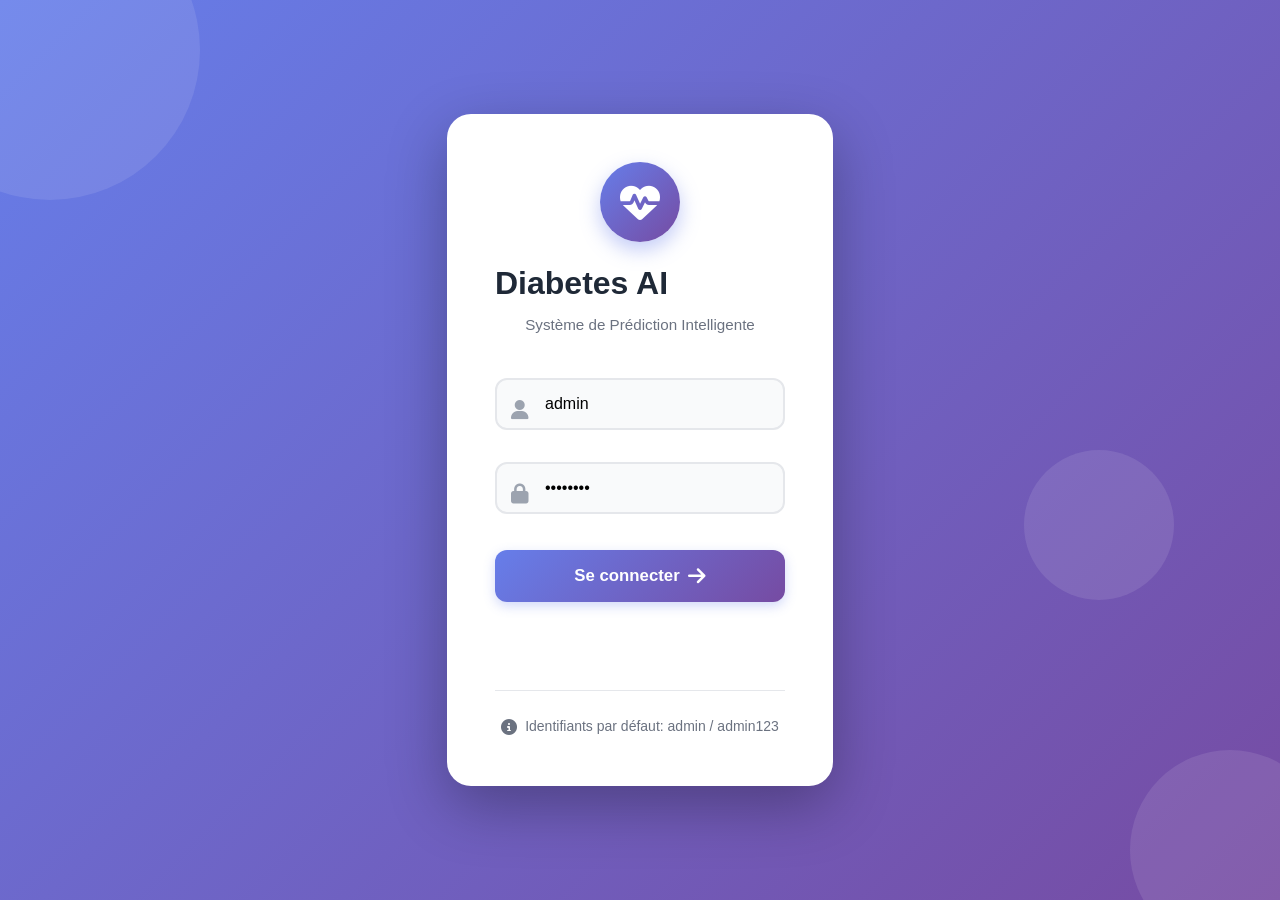
<file: diabetes_ai_web/frontend/dashboard.html>
<!DOCTYPE html>
<html lang="fr">
  <head>
    <meta charset="UTF-8" />
    <meta name="viewport" content="width=device-width, initial-scale=1.0" />
    <title>Diabetes AI - Prédiction</title>
    <link rel="stylesheet" href="https://cdnjs.cloudflare.com/ajax/libs/font-awesome/6.5.1/css/all.min.css" />
    <link rel="stylesheet" href="styles.css" />
  </head>
  <body>
    <nav class="navbar">
      <div class="nav-container">
        <h2 class="nav-brand">
          <i class="fas fa-heartbeat brand-icon"></i>
          <span>Diabetes AI</span>
        </h2>
        <div class="nav-menu">
          <a href="dashboard.html" class="nav-link active">
            <i class="fas fa-chart-line nav-icon"></i>
            <span>Prédiction</span>
          </a>
          <a href="statistics.html" class="nav-link">
            <i class="fas fa-chart-bar nav-icon"></i>
            <span>Statistiques</span>
          </a>
          <a href="#" class="nav-link logout" onclick="logoutUser(); return false;">
            <i class="fas fa-sign-out-alt nav-icon"></i>
            <span>Déconnexion</span>
          </a>
        </div>
      </div>
    </nav>

    <div class="main-content">
      <div class="container dashboard-container">
        <div class="header-section">
          <div class="header-content">
            <h1 class="page-title">
              <i class="fas fa-microscope title-icon"></i>
              Prédiction du Risque de Diabète
            </h1>
            <p id="welcome-text" class="subtitle"></p>
          </div>
        </div>

        <div class="form-section">
          <div class="section-header">
            <h3 class="section-title">
              <i class="fas fa-notes-medical section-icon"></i>
              Paramètres Médicaux
            </h3>
            <p class="section-subtitle">Veuillez remplir tous les champs avec les valeurs du patient</p>
          </div>
          
          <div class="grid">
            <div class="input-group">
              <label>
                <i class="fas fa-baby label-icon"></i>
                <span>Antécédent du diabète gestationnel</span>
              </label>
              <input type="number" id="f1" placeholder="Ex: 2" min="0" />
            </div>
            <div class="input-group">
              <label>
                <i class="fas fa-tint label-icon"></i>
                <span>Glucose (mg/dL)</span>
              </label>
              <input type="number" id="f2" placeholder="Ex: 120" min="0" />
            </div>
            <div class="input-group">
              <label>
                <i class="fas fa-heartbeat label-icon"></i>
                <span>Pression artérielle (mmHg)</span>
              </label>
              <input type="number" id="f3" placeholder="Ex: 80" min="0" />
            </div>
            <div class="input-group">
              <label>
                <i class="fas fa-ruler label-icon"></i>
                <span>Épaisseur cutanée (mm)</span>
              </label>
              <input type="number" id="f4" placeholder="Ex: 20" min="0" />
            </div>
            <div class="input-group">
              <label>
                <i class="fas fa-syringe label-icon"></i>
                <span>Insuline (μU/mL)</span>
              </label>
              <input type="number" id="f5" placeholder="Ex: 80" min="0" />
            </div>
            <div class="input-group">
              <label>
                <i class="fas fa-weight label-icon"></i>
                <span>IMC (kg/m²)</span>
              </label>
              <input type="number" id="f6" placeholder="Ex: 25.5" step="0.1" min="0" />
            </div>
            <div class="input-group">
              <label>
                <i class="fas fa-dna label-icon"></i>
                <span>Fonction diabète héréditaire</span>
              </label>
              <input type="number" id="f7" placeholder="Ex: 0.5" step="0.01" min="0" max="2" />
            </div>
            <div class="input-group">
              <label>
                <i class="fas fa-birthday-cake label-icon"></i>
                <span>Âge (années)</span>
              </label>
              <input type="number" id="f8" placeholder="Ex: 35" min="0" max="120" />
            </div>
          </div>

          <div class="action-buttons">
            <button class="btn-primary" onclick="predictDiabetes()">
              <i class="fas fa-search btn-icon"></i>
              <span>Analyser</span>
            </button>
            <button class="btn-secondary" onclick="clearForm()">
              <i class="fas fa-sync-alt btn-icon"></i>
              <span>Réinitialiser</span>
            </button>
          </div>

          <p id="predict-message" class="message"></p>
        </div>
      </div>
    </div>

    <script src="script.js"></script>
  </body>
</html>
</file>
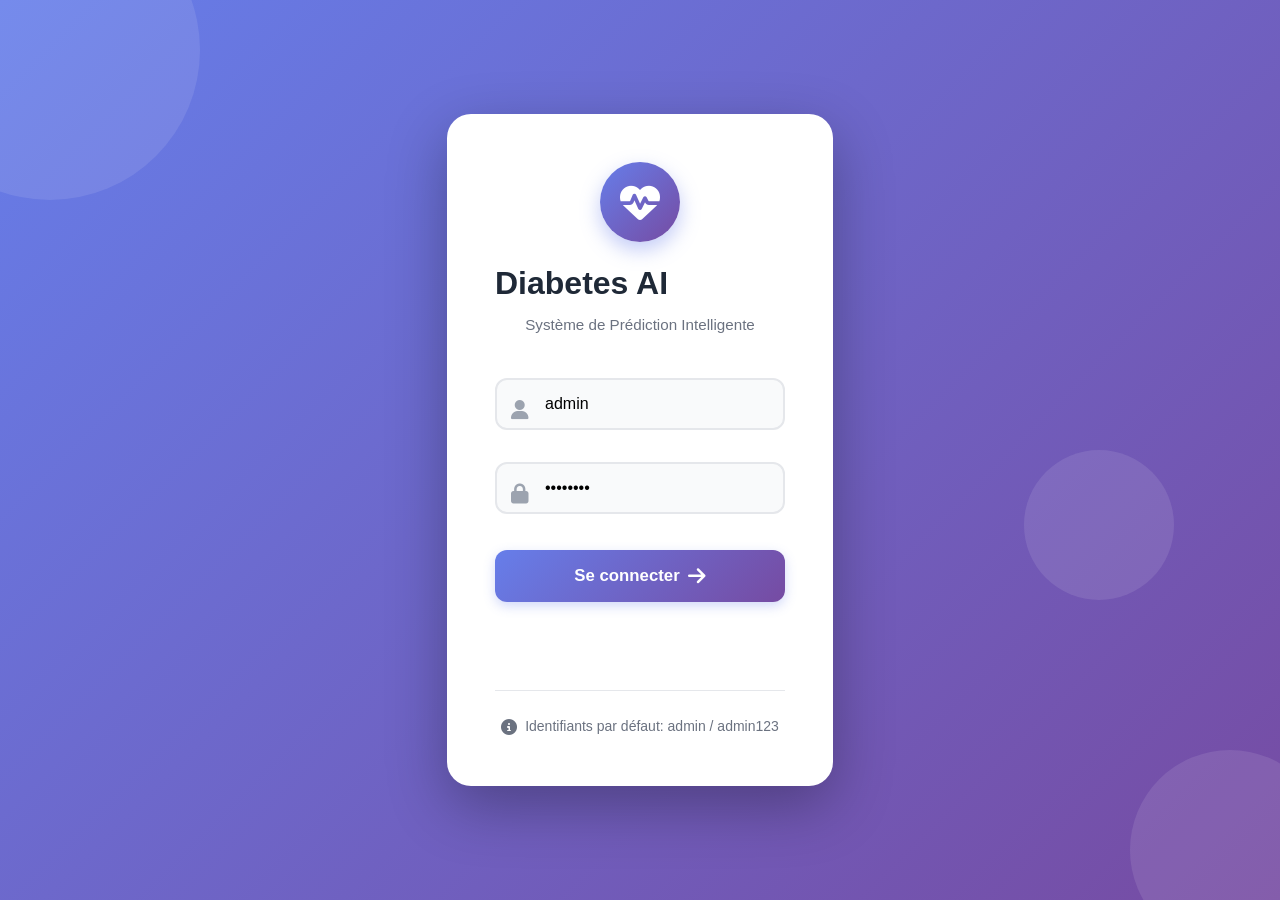
<file: diabetes_ai_web/frontend/login.html>
<!DOCTYPE html>
<html lang="fr">
  <head>
    <meta charset="UTF-8" />
    <meta name="viewport" content="width=device-width, initial-scale=1.0" />
    <title>Diabetes AI - Connexion</title>
    <link rel="stylesheet" href="https://cdnjs.cloudflare.com/ajax/libs/font-awesome/6.5.1/css/all.min.css" />
    <link rel="stylesheet" href="styles.css" />
  </head>
  <body class="login-page">
    <div class="login-container">
      <div class="login-background">
        <div class="shape shape-1"></div>
        <div class="shape shape-2"></div>
        <div class="shape shape-3"></div>
      </div>
      
      <div class="login-box">
        <div class="login-header">
          <div class="logo-circle">
            <i class="fas fa-heartbeat logo-icon"></i>
          </div>
          <h1 class="login-title">Diabetes AI</h1>
          <p class="login-subtitle">Système de Prédiction Intelligente</p>
        </div>

        <form class="login-form" onsubmit="loginUser(); return false;">
          <div class="input-wrapper">
            <i class="fas fa-user input-icon"></i>
            <input 
              type="text" 
              id="username" 
              placeholder="Nom d'utilisateur" 
              value="admin"
              class="login-input"
              required
            />
          </div>

          <div class="input-wrapper">
            <i class="fas fa-lock input-icon"></i>
            <input 
              type="password" 
              id="password" 
              placeholder="Mot de passe" 
              value="admin123"
              class="login-input"
              required
            />
          </div>

          <button type="submit" class="login-button">
            <span>Se connecter</span>
            <i class="fas fa-arrow-right button-icon"></i>
          </button>
        </form>

        <p id="auth-message" class="auth-message"></p>

        <div class="login-footer">
          <p class="footer-text">
            <i class="fas fa-info-circle footer-icon"></i>
            Identifiants par défaut: admin / admin123
          </p>
        </div>
      </div>
    </div>

    <script src="script.js"></script>
  </body>
</html>
</file>
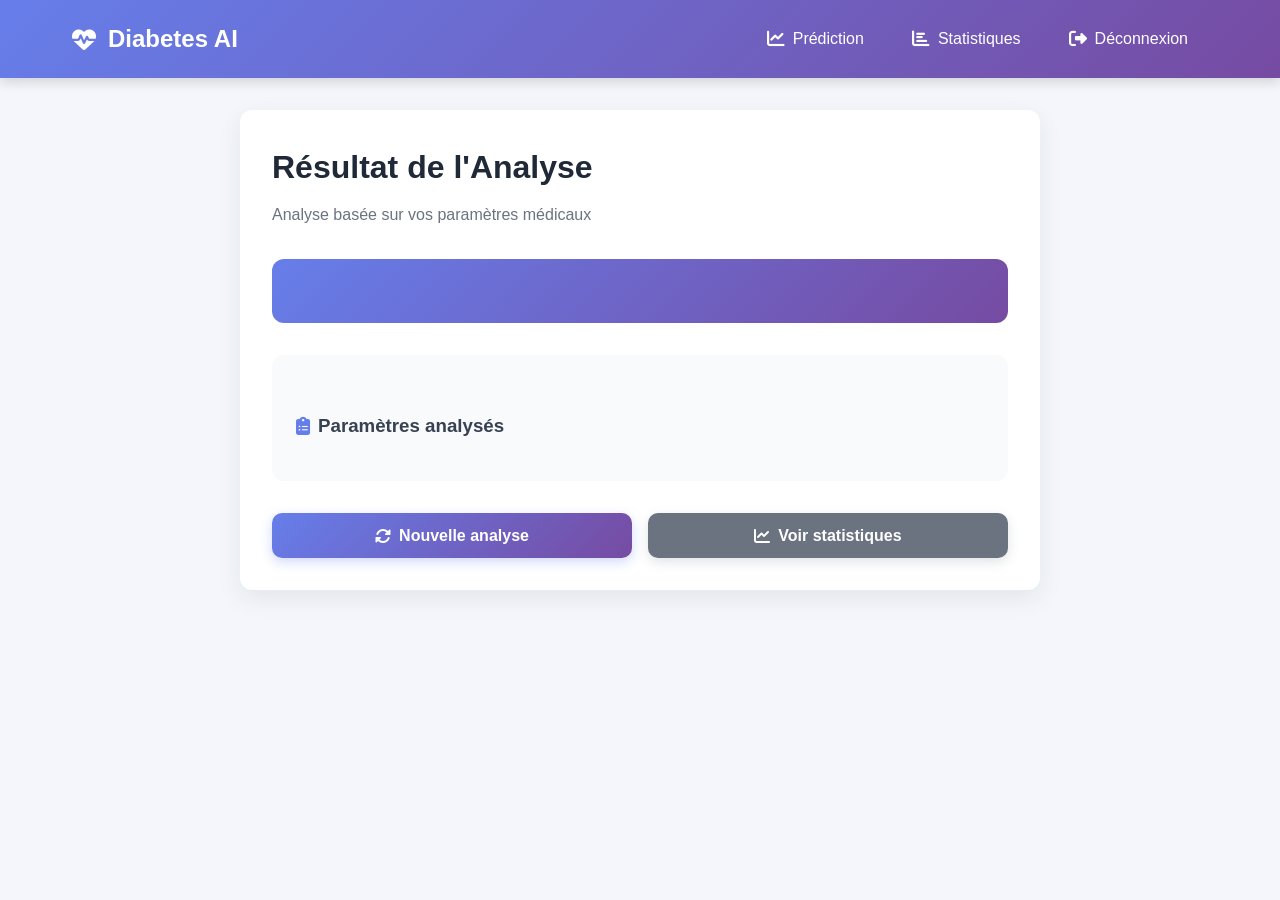
<file: diabetes_ai_web/frontend/result.html>
<!DOCTYPE html>
<html lang="fr">
  <head>
    <meta charset="UTF-8" />
    <meta name="viewport" content="width=device-width, initial-scale=1.0" />
    <title>Diabetes AI - Résultat</title>
    <link rel="stylesheet" href="https://cdnjs.cloudflare.com/ajax/libs/font-awesome/6.5.1/css/all.min.css" />
    <link rel="stylesheet" href="styles.css" />
  </head>
  <body>
    <nav class="navbar">
      <div class="nav-container">
        <h2 class="nav-brand">
          <i class="fas fa-heartbeat"></i>
          Diabetes AI
        </h2>
        <div class="nav-menu">
          <a href="dashboard.html" class="nav-link">
            <i class="fas fa-chart-line nav-icon"></i>
            <span>Prédiction</span>
          </a>
          <a href="statistics.html" class="nav-link">
            <i class="fas fa-chart-bar nav-icon"></i>
            <span>Statistiques</span>
          </a>
          <a href="#" class="nav-link" onclick="logoutUser(); return false;">
            <i class="fas fa-sign-out-alt nav-icon"></i>
            <span>Déconnexion</span>
          </a>
        </div>
      </div>
    </nav>

    <div class="main-content">
      <div class="container">
        <div class="result-header">
          <h1>Résultat de l'Analyse</h1>
          <p class="subtitle">Analyse basée sur vos paramètres médicaux</p>
        </div>

        <div id="result-card" class="result-card">
          <!-- Contenu dynamique -->
        </div>

        <div class="result-details">
          <h3>
            <i class="fas fa-clipboard-list"></i>
            Paramètres analysés
          </h3>
          <div id="parameters-grid" class="parameters-grid">
            <!-- Contenu dynamique -->
          </div>
        </div>

        <div class="result-actions">
          <button class="btn-primary" onclick="window.location.href='dashboard.html'">
            <i class="fas fa-sync-alt"></i>
            Nouvelle analyse
          </button>
          <button class="btn-secondary" onclick="window.location.href='statistics.html'">
            <i class="fas fa-chart-line"></i>
            Voir statistiques
          </button>
        </div>
      </div>
    </div>

    <script src="script.js"></script>
    <script>
      displayResult();
    </script>
  </body>
</html>
</file>
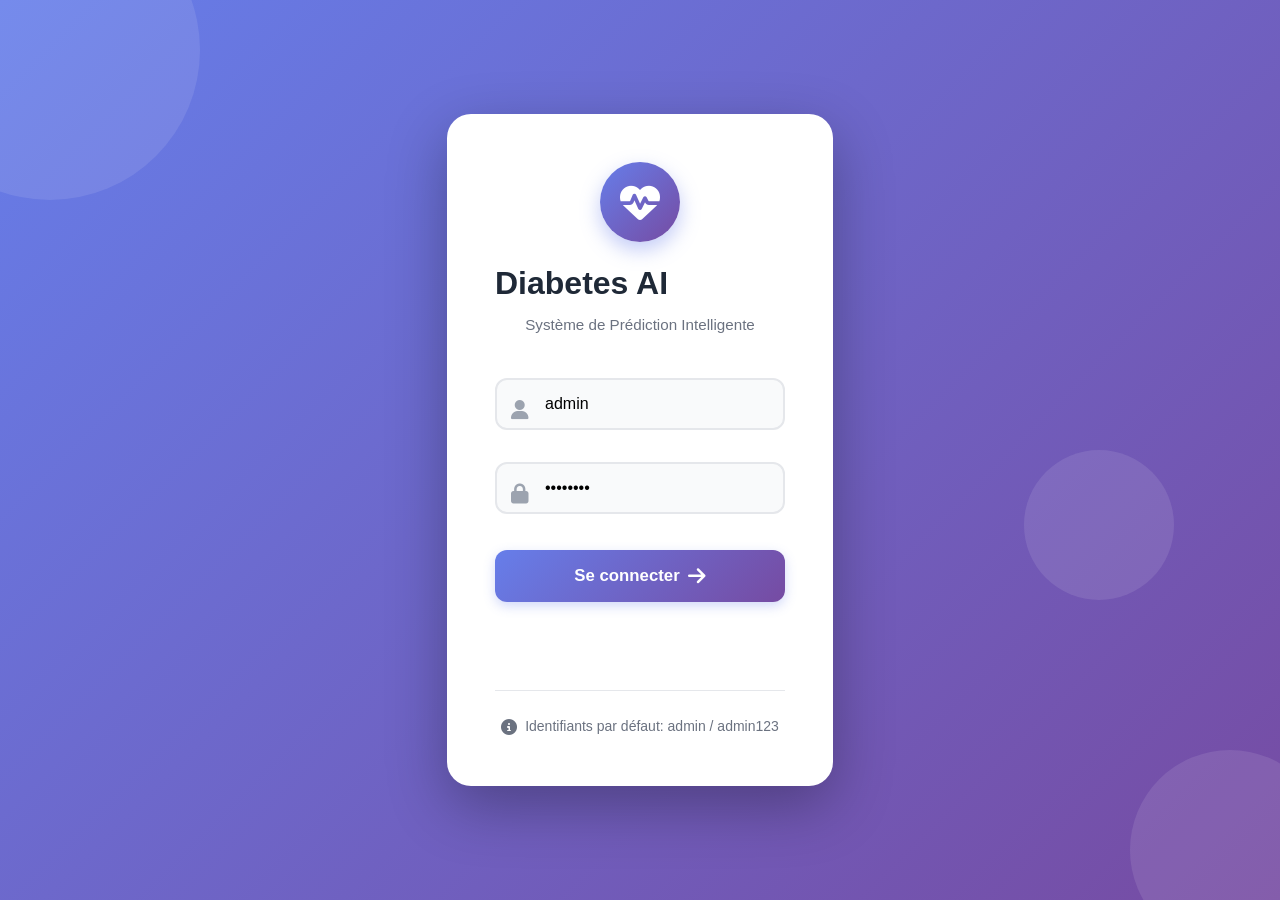
<file: diabetes_ai_web/frontend/statistics.html>
<!DOCTYPE html>
<html lang="fr">
  <head>
    <meta charset="UTF-8" />
    <meta name="viewport" content="width=device-width, initial-scale=1.0" />
    <title>Diabetes AI - Statistiques</title>
    <link rel="stylesheet" href="https://cdnjs.cloudflare.com/ajax/libs/font-awesome/6.5.1/css/all.min.css" />
    <link rel="stylesheet" href="styles.css" />
  </head>
  <body>
    <nav class="navbar">
      <div class="nav-container">
        <h2 class="nav-brand">
          <i class="fas fa-heartbeat"></i>
          Diabetes AI
        </h2>
        <div class="nav-menu">
          <a href="dashboard.html" class="nav-link">
            <i class="fas fa-chart-line nav-icon"></i>
            <span>Prédiction</span>
          </a>
          <a href="statistics.html" class="nav-link active">
            <i class="fas fa-chart-bar nav-icon"></i>
            <span>Statistiques</span>
          </a>
          <a href="#" class="nav-link" onclick="logoutUser(); return false;">
            <i class="fas fa-sign-out-alt nav-icon"></i>
            <span>Déconnexion</span>
          </a>
        </div>
      </div>
    </nav>

    <div class="main-content">
      <div class="container wide">
        <div class="header-section">
          <h1>
            <i class="fas fa-chart-bar"></i>
            Statistiques & Historique
          </h1>
          <p id="welcome-text" class="subtitle"></p>
        </div>

        <div class="stats-summary">
          <div class="stat-card">
            <i class="fas fa-list-ol stat-icon"></i>
            <div class="stat-info">
              <h3 id="total-predictions">0</h3>
              <p>Analyses effectuées</p>
            </div>
          </div>
          <div class="stat-card">
            <i class="fas fa-check-circle stat-icon" style="color: #10b981;"></i>
            <div class="stat-info">
              <h3 id="negative-count">0</h3>
              <p>Résultats négatifs</p>
            </div>
          </div>
          <div class="stat-card">
            <i class="fas fa-exclamation-triangle stat-icon" style="color: #ef4444;"></i>
            <div class="stat-info">
              <h3 id="positive-count">0</h3>
              <p>Résultats positifs</p>
            </div>
          </div>
        </div>

        <div class="history-section">
          <h3>
            <i class="fas fa-history"></i>
            Historique des analyses
          </h3>
          <div id="history-table-container">
            <p class="loading">Chargement...</p>
          </div>
        </div>
      </div>
    </div>

    <script src="script.js"></script>
    <script>
      loadStatistics();
    </script>
  </body>
</html>
</file>
<file: diabetes_ai_web/frontend/styles.css>
* {
  box-sizing: border-box;
  font-family: 'Segoe UI', Tahoma, Geneva, Verdana, sans-serif;
}

body {
  margin: 0;
  background: #f4f6fb;
  color: #1f2937;
  line-height: 1.6;
}

/* ==================== LOGIN PAGE ==================== */
.login-page {
  min-height: 100vh;
  display: flex;
  align-items: center;
  justify-content: center;
  background: linear-gradient(135deg, #667eea 0%, #764ba2 100%);
  overflow: hidden;
}

.login-container {
  position: relative;
  width: 100%;
  max-width: 450px;
  padding: 2rem;
}

.login-background {
  position: fixed;
  top: 0;
  left: 0;
  width: 100%;
  height: 100%;
  overflow: hidden;
  z-index: 0;
}

.shape {
  position: absolute;
  border-radius: 50%;
  background: rgba(255, 255, 255, 0.1);
  animation: float 20s infinite ease-in-out;
}

.shape-1 {
  width: 300px;
  height: 300px;
  top: -100px;
  left: -100px;
  animation-delay: 0s;
}

.shape-2 {
  width: 200px;
  height: 200px;
  bottom: -50px;
  right: -50px;
  animation-delay: 7s;
}

.shape-3 {
  width: 150px;
  height: 150px;
  top: 50%;
  left: 80%;
  animation-delay: 3s;
}

@keyframes float {
  0%, 100% {
    transform: translate(0, 0) scale(1);
  }
  33% {
    transform: translate(30px, -30px) scale(1.1);
  }
  66% {
    transform: translate(-20px, 20px) scale(0.9);
  }
}

.login-box {
  position: relative;
  z-index: 1;
  background: white;
  border-radius: 24px;
  padding: 3rem;
  box-shadow: 0 20px 60px rgba(0, 0, 0, 0.3);
  animation: slideIn 0.5s ease-out;
}

@keyframes slideIn {
  from {
    opacity: 0;
    transform: translateY(30px);
  }
  to {
    opacity: 1;
    transform: translateY(0);
  }
}

.login-header {
  text-align: center;
  margin-bottom: 2.5rem;
}

.logo-circle {
  width: 80px;
  height: 80px;
  margin: 0 auto 1rem;
  background: linear-gradient(135deg, #667eea 0%, #764ba2 100%);
  border-radius: 50%;
  display: flex;
  align-items: center;
  justify-content: center;
  box-shadow: 0 8px 20px rgba(102, 126, 234, 0.4);
  animation: pulse 2s infinite;
}

@keyframes pulse {
  0%, 100% {
    transform: scale(1);
    box-shadow: 0 8px 20px rgba(102, 126, 234, 0.4);
  }
  50% {
    transform: scale(1.05);
    box-shadow: 0 12px 28px rgba(102, 126, 234, 0.5);
  }
}

.logo-icon {
  font-size: 2.5rem;
  color: white;
}

.login-title {
  font-size: 2rem;
  font-weight: 700;
  color: #1f2937;
  margin: 0.5rem 0 0.25rem 0;
}

.login-subtitle {
  font-size: 0.95rem;
  color: #6b7280;
  margin: 0;
}

.login-form {
  margin-bottom: 1.5rem;
}

.input-wrapper {
  position: relative;
  margin-bottom: 1.25rem;
}

.input-icon {
  position: absolute;
  left: 1rem;
  top: 50%;
  transform: translateY(-50%);
  font-size: 1.25rem;
  color: #9ca3af;
  pointer-events: none;
  transition: all 0.3s;
}

.login-input {
  width: 100%;
  padding: 0.95rem 1rem 0.95rem 3rem;
  border: 2px solid #e5e7eb;
  border-radius: 12px;
  font-size: 1rem;
  transition: all 0.3s;
  background: #f9fafb;
}

.login-input:focus {
  outline: none;
  border-color: #667eea;
  background: white;
  box-shadow: 0 0 0 4px rgba(102, 126, 234, 0.1);
}

.login-input:focus + .input-icon {
  color: #667eea;
}

.login-button {
  width: 100%;
  padding: 1rem;
  background: linear-gradient(135deg, #667eea 0%, #764ba2 100%);
  color: white;
  border: none;
  border-radius: 12px;
  font-size: 1.05rem;
  font-weight: 600;
  cursor: pointer;
  transition: all 0.3s;
  display: flex;
  align-items: center;
  justify-content: center;
  gap: 0.5rem;
  margin-top: 1.5rem;
}

.login-button:hover {
  transform: translateY(-2px);
  box-shadow: 0 12px 24px rgba(102, 126, 234, 0.4);
}

.login-button:active {
  transform: translateY(0);
}

.button-icon {
  font-size: 1.25rem;
  transition: transform 0.3s;
}

.login-button:hover .button-icon {
  transform: translateX(4px);
}

.auth-message {
  padding: 1rem;
  border-radius: 10px;
  text-align: center;
  font-weight: 500;
  font-size: 0.9rem;
  margin-top: 1rem;
  animation: fadeIn 0.3s;
}

@keyframes fadeIn {
  from {
    opacity: 0;
  }
  to {
    opacity: 1;
  }
}

.login-footer {
  margin-top: 2rem;
  padding-top: 1.5rem;
  border-top: 1px solid #e5e7eb;
}

.footer-text {
  text-align: center;
  font-size: 0.875rem;
  color: #6b7280;
  margin: 0;
  display: flex;
  align-items: center;
  justify-content: center;
  gap: 0.5rem;
}

.footer-icon {
  font-size: 1rem;
}

/* ==================== DASHBOARD ==================== */

/* Navbar */
.navbar {
  background: linear-gradient(135deg, #667eea 0%, #764ba2 100%);
  color: white;
  padding: 1rem 0;
  box-shadow: 0 4px 12px rgba(0, 0, 0, 0.15);
}

.nav-container {
  max-width: 1200px;
  margin: 0 auto;
  padding: 0 2rem;
  display: flex;
  justify-content: space-between;
  align-items: center;
}

.nav-brand {
  margin: 0;
  font-size: 1.5rem;
  font-weight: 700;
  display: flex;
  align-items: center;
  gap: 0.75rem;
}

.brand-icon {
  font-size: 1.75rem;
}

.nav-menu {
  display: flex;
  gap: 0.5rem;
}

.nav-link {
  color: white;
  text-decoration: none;
  font-weight: 500;
  transition: all 0.3s;
  padding: 0.65rem 1.25rem;
  border-radius: 8px;
  display: flex;
  align-items: center;
  gap: 0.5rem;
}

.nav-icon {
  font-size: 1.1rem;
}

.nav-link:hover {
  background: rgba(255, 255, 255, 0.15);
  transform: translateY(-2px);
}

.nav-link.active {
  background: rgba(255, 255, 255, 0.25);
  box-shadow: 0 2px 8px rgba(0, 0, 0, 0.1);
}

/* Main Content */
.main-content {
  padding: 2rem 1rem;
}

.container {
  width: min(92%, 800px);
  margin: 0 auto;
  background: #fff;
  border-radius: 12px;
  padding: 2rem;
  box-shadow: 0 8px 24px rgba(31, 41, 55, 0.08);
}

.container.wide {
  max-width: 1200px;
}

.auth {
  width: min(92%, 420px);
  margin: 4rem auto;
}

/* Headers */
.header-section {
  text-align: center;
  margin-bottom: 2rem;
}

.header-content {
  animation: fadeInDown 0.6s ease-out;
}

@keyframes fadeInDown {
  from {
    opacity: 0;
    transform: translateY(-20px);
  }
  to {
    opacity: 1;
    transform: translateY(0);
  }
}

.page-title {
  display: flex;
  align-items: center;
  justify-content: center;
  gap: 0.75rem;
  margin: 0 0 0.5rem 0;
  color: #1f2937;
  font-size: 2rem;
}

.title-icon {
  color: #667eea;
  font-size: 2rem;
}

h1 {
  margin-top: 0;
  margin-bottom: 0.5rem;
  color: #1f2937;
  font-size: 2rem;
  display: flex;
  align-items: center;
  gap: 0.75rem;
}

h1 i {
  color: #667eea;
}

h3 {
  color: #374151;
  margin-top: 2rem;
  margin-bottom: 1rem;
  display: flex;
  align-items: center;
  gap: 0.5rem;
}

h3 i {
  color: #667eea;
}

.section-header {
  margin-bottom: 1.5rem;
}

.section-title {
  margin: 0 0 0.5rem 0;
  display: flex;
  align-items: center;
  gap: 0.75rem;
  font-size: 1.5rem;
}

.section-icon {
  color: #667eea;
  font-size: 1.5rem;
}

.section-subtitle {
  margin: 0;
  color: #6b7280;
  font-size: 0.95rem;
}

.subtitle {
  margin-top: 0;
  color: #6b7280;
  font-size: 1rem;
}

p {
  margin-top: 0;
  color: #4b5563;
}

/* Form Elements */
.form-section {
  margin-top: 2rem;
}

.input-group {
  display: flex;
  flex-direction: column;
  animation: fadeInUp 0.5s ease-out backwards;
}

.input-group:nth-child(1) { animation-delay: 0.1s; }
.input-group:nth-child(2) { animation-delay: 0.15s; }
.input-group:nth-child(3) { animation-delay: 0.2s; }
.input-group:nth-child(4) { animation-delay: 0.25s; }
.input-group:nth-child(5) { animation-delay: 0.3s; }
.input-group:nth-child(6) { animation-delay: 0.35s; }
.input-group:nth-child(7) { animation-delay: 0.4s; }
.input-group:nth-child(8) { animation-delay: 0.45s; }

@keyframes fadeInUp {
  from {
    opacity: 0;
    transform: translateY(20px);
  }
  to {
    opacity: 1;
    transform: translateY(0);
  }
}

.input-group label {
  font-size: 0.875rem;
  font-weight: 600;
  color: #374151;
  margin-bottom: 0.5rem;
  display: flex;
  align-items: center;
  gap: 0.5rem;
}

.label-icon {
  color: #667eea;
  font-size: 1rem;
  width: 20px;
  text-align: center;
}

input {
  width: 100%;
  padding: 0.75rem 0.9rem;
  margin-bottom: 0.75rem;
  border: 1px solid #d1d5db;
  border-radius: 8px;
  font-size: 1rem;
}

input:focus {
  outline: none;
  border-color: #667eea;
  box-shadow: 0 0 0 3px rgba(102, 126, 234, 0.1);
}

.grid {
  display: grid;
  grid-template-columns: repeat(2, minmax(0, 1fr));
  gap: 1rem;
  margin: 1rem 0;
}

.row {
  display: flex;
  gap: 0.75rem;
}

/* Buttons */
.action-buttons {
  display: flex;
  gap: 1rem;
  margin-top: 2rem;
}

button, .btn-primary, .btn-secondary {
  border: none;
  border-radius: 10px;
  padding: 0.85rem 1.75rem;
  font-size: 1rem;
  font-weight: 600;
  cursor: pointer;
  transition: all 0.3s ease;
  flex: 1;
  display: flex;
  align-items: center;
  justify-content: center;
  gap: 0.5rem;
}

.btn-icon {
  font-size: 1.1rem;
}

.btn-primary, button {
  background: linear-gradient(135deg, #667eea 0%, #764ba2 100%);
  color: #fff;
  box-shadow: 0 4px 12px rgba(102, 126, 234, 0.3);
}

.btn-primary:hover, button:hover {
  transform: translateY(-3px);
  box-shadow: 0 8px 20px rgba(102, 126, 234, 0.4);
}

.btn-primary:active, button:active {
  transform: translateY(-1px);
}

.btn-secondary, button.secondary {
  background: #6b7280;
  color: #fff;
  box-shadow: 0 4px 12px rgba(107, 114, 128, 0.2);
}

.btn-secondary:hover, button.secondary:hover {
  background: #4b5563;
  transform: translateY(-3px);
  box-shadow: 0 8px 20px rgba(107, 114, 128, 0.3);
}

.message {
  margin-top: 1rem;
  font-weight: 600;
  padding: 1rem;
  border-radius: 8px;
  text-align: center;
}

/* Result Page */
.result-card {
  background: linear-gradient(135deg, #667eea 0%, #764ba2 100%);
  color: white;
  padding: 2rem;
  border-radius: 12px;
  text-align: center;
  margin: 2rem 0;
}

.result-card.positive {
  background: linear-gradient(135deg, #f093fb 0%, #f5576c 100%);
}

.result-card.negative {
  background: linear-gradient(135deg, #4facfe 0%, #00f2fe 100%);
}

.result-icon {
  font-size: 4rem;
  margin-bottom: 1rem;
}

.result-title {
  font-size: 2rem;
  font-weight: 700;
  margin: 0.5rem 0;
}

.result-subtitle {
  font-size: 1.2rem;
  opacity: 0.9;
}

.result-details {
  margin: 2rem 0;
  padding: 1.5rem;
  background: #f9fafb;
  border-radius: 12px;
}

.parameters-grid {
  display: grid;
  grid-template-columns: repeat(2, 1fr);
  gap: 1rem;
  margin-top: 1rem;
}

.param-item {
  padding: 1rem;
  background: white;
  border-radius: 8px;
  border-left: 4px solid #667eea;
}

.param-label {
  font-size: 0.875rem;
  color: #6b7280;
  font-weight: 600;
}

.param-value {
  font-size: 1.25rem;
  color: #1f2937;
  font-weight: 700;
  margin-top: 0.25rem;
}

.result-actions {
  display: flex;
  gap: 1rem;
  margin-top: 2rem;
}

/* Statistics Page */
.stats-summary {
  display: grid;
  grid-template-columns: repeat(3, 1fr);
  gap: 1.5rem;
  margin: 2rem 0;
}

.stat-card {
  background: white;
  padding: 1.5rem;
  border-radius: 12px;
  box-shadow: 0 4px 12px rgba(0, 0, 0, 0.08);
  display: flex;
  align-items: center;
  gap: 1rem;
  transition: all 0.3s;
}

.stat-card:hover {
  transform: translateY(-5px);
  box-shadow: 0 8px 20px rgba(0, 0, 0, 0.12);
}

.stat-icon {
  font-size: 2.5rem;
  color: #667eea;
}

.stat-info h3 {
  margin: 0;
  font-size: 2rem;
  color: #667eea;
}

.stat-info p {
  margin: 0.25rem 0 0 0;
  font-size: 0.875rem;
  color: #6b7280;
}

.history-section {
  margin-top: 2rem;
}

.history-table {
  width: 100%;
  border-collapse: collapse;
  margin-top: 1rem;
}

.history-table th {
  background: #f9fafb;
  padding: 1rem;
  text-align: left;
  font-weight: 600;
  color: #374151;
  border-bottom: 2px solid #e5e7eb;
}

.history-table td {
  padding: 1rem;
  border-bottom: 1px solid #e5e7eb;
}

.history-table tr:hover {
  background: #f9fafb;
}

.badge {
  display: inline-flex;
  align-items: center;
  gap: 0.4rem;
  padding: 0.35rem 0.85rem;
  border-radius: 16px;
  font-size: 0.875rem;
  font-weight: 600;
}

.badge i {
  font-size: 0.9rem;
}

.badge.positive {
  background: #fee2e2;
  color: #dc2626;
}

.badge.negative {
  background: #d1fae5;
  color: #059669;
}

.loading {
  text-align: center;
  color: #6b7280;
  padding: 2rem;
}

/* Responsive */
@media (max-width: 768px) {
  .grid, .parameters-grid, .stats-summary {
    grid-template-columns: 1fr;
  }
  
  .nav-menu {
    gap: 1rem;
  }
  
  .action-buttons, .result-actions {
    flex-direction: column;
  }
}
</file>
